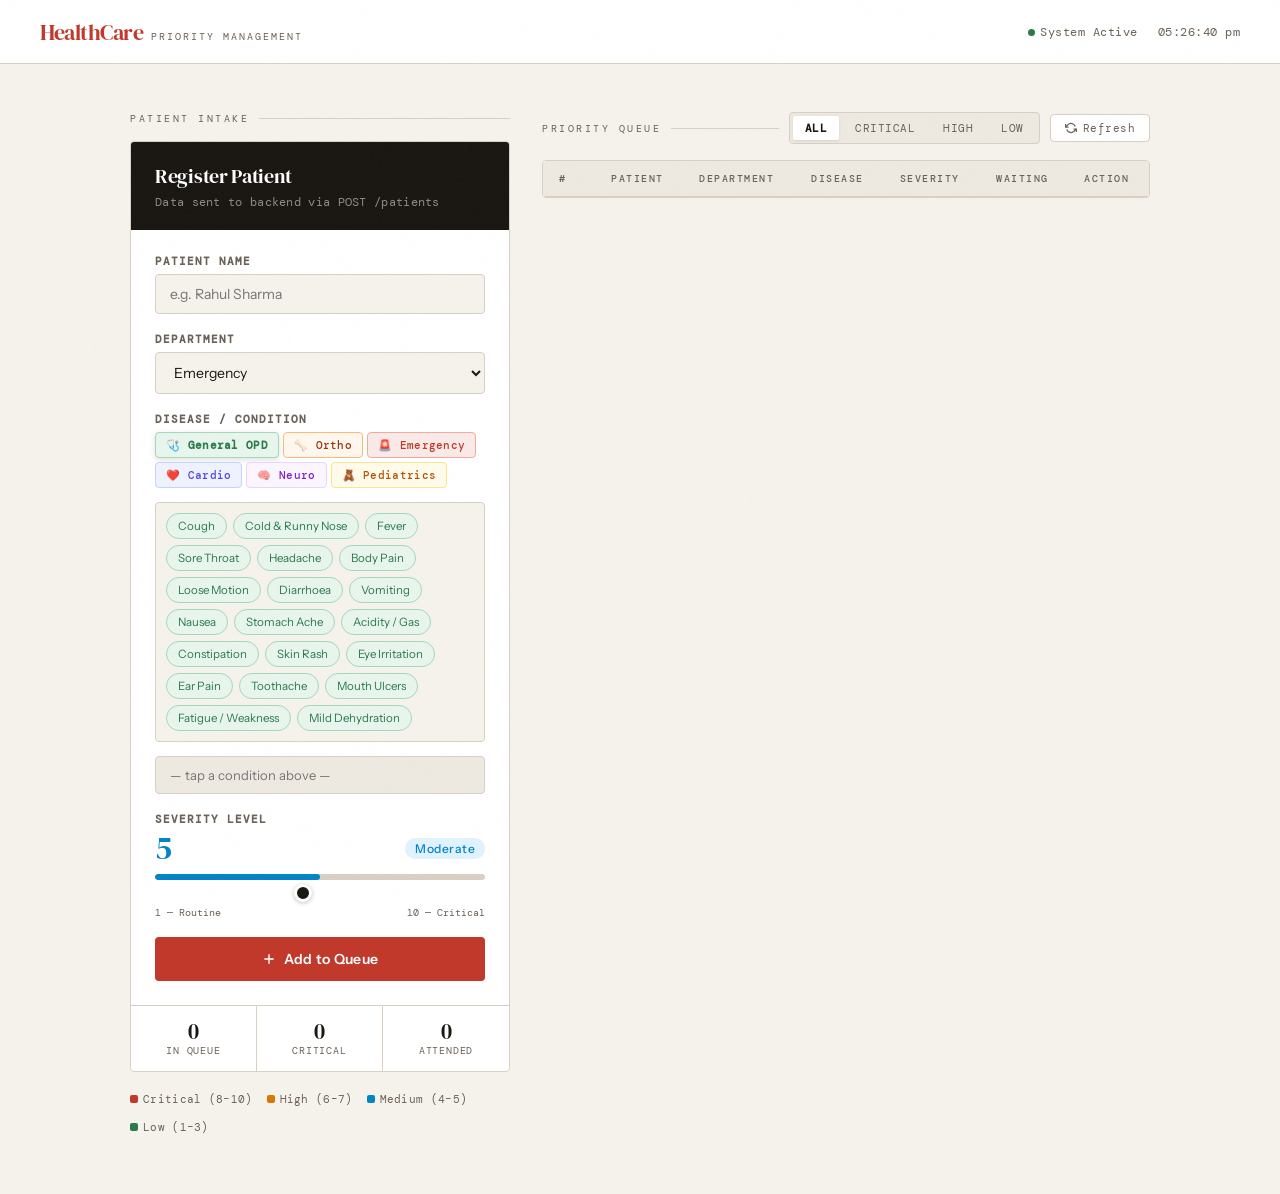
<file: hms frontend/Healthcare_Frontend/index.html>
<!DOCTYPE html>
<html lang="en">
<head>
<meta charset="UTF-8" />
<meta name="viewport" content="width=device-width, initial-scale=1.0"/>
<title>Healthcare Priority Queue</title>

<!-- Google Fonts -->
<link href="https://fonts.googleapis.com/css2?family=DM+Serif+Display:ital@0;1&family=DM+Mono:wght@400;500&family=Instrument+Sans:wght@400;500;600&display=swap" rel="stylesheet"/>

<!-- THIS IS WHERE THE CSS IS ATTACHED -->
<link rel="stylesheet" href="styles.css" />

</head>
<body>

<header>
  <div class="logo">
    <span class="logo-mark">HealthCare</span>
    <span class="logo-sub">Priority Management</span>
  </div>
  <div class="header-meta">
    <span><span class="status-dot"></span>System Active</span>
    <span id="clock">--:--:--</span>
  </div>
</header>

<main class="main">
  <!-- LEFT: Intake Form -->
  <aside class="panel-left">
    <div class="section-label">Patient Intake</div>

    <div class="form-card">
      <div class="form-header">
        <div class="form-title">Register Patient</div>
        <div class="form-subtitle">Data sent to backend via POST /patients</div>
      </div>
      <div class="form-body">

        <div class="field">
          <label>Patient Name</label>
          <input type="text" id="patientName" placeholder="e.g. Rahul Sharma" autocomplete="off"/>
        </div>

        <div class="field">
          <label>Department</label>
          <select id="department">
            <option value="Emergency">Emergency</option>
            <option value="Cardiology">Cardiology</option>
            <option value="Orthopedics">Orthopedics</option>
            <option value="Neurology">Neurology</option>
            <option value="General OPD">General OPD</option>
            <option value="Pediatrics">Pediatrics</option>
          </select>
        </div>

        <div class="field">
          <label>Disease / Condition</label>

          <!-- Category tabs -->
          <div style="display:flex;gap:4px;margin-bottom:8px;flex-wrap:wrap;">
            <button class="dis-cat-btn active" data-cat="General OPD" onclick="switchDiseaseCategory('General OPD',this)"
              style="background:#e8f5ed;color:#2c7a4b;border:1.5px solid #a3d9b9;">🩺 General OPD</button>
            <button class="dis-cat-btn" data-cat="Orthopedics" onclick="switchDiseaseCategory('Orthopedics',this)"
              style="background:#fff7ed;color:#9a3412;border:1.5px solid #fdba74;">🦴 Ortho</button>
            <button class="dis-cat-btn" data-cat="Emergency" onclick="switchDiseaseCategory('Emergency',this)"
              style="background:#f9eae8;color:#c0392b;border:1.5px solid #f5a99f;">🚨 Emergency</button>
            <button class="dis-cat-btn" data-cat="Cardiology" onclick="switchDiseaseCategory('Cardiology',this)"
              style="background:#eef2ff;color:#4f46e5;border:1.5px solid #c7d2fe;">❤️ Cardio</button>
            <button class="dis-cat-btn" data-cat="Neurology" onclick="switchDiseaseCategory('Neurology',this)"
              style="background:#faf5ff;color:#7e22ce;border:1.5px solid #e9d5ff;">🧠 Neuro</button>
            <button class="dis-cat-btn" data-cat="Pediatrics" onclick="switchDiseaseCategory('Pediatrics',this)"
              style="background:#fffbeb;color:#b45309;border:1.5px solid #fde68a;">🧸 Pediatrics</button>
          </div>

          <!-- Disease chip grid -->
          <div id="diseaseGrid" style="
            display:flex;flex-wrap:wrap;gap:6px;
            background:var(--bg);border:1.5px solid var(--border);
            border-radius:var(--radius);padding:10px;min-height:70px;
          "></div>

          <!-- Selected display -->
          <input type="text" id="diseaseInput" readonly placeholder="— tap a condition above —"
            style="margin-top:8px;cursor:default;background:var(--surface2);font-size:13px;"/>
        </div>

        <div class="field">
          <label>Severity Level</label>
          <div class="severity-wrapper">
            <div class="severity-display">
              <span class="severity-number" id="sevNum">5</span>
              <span class="severity-label-text" id="sevLabel">Moderate</span>
            </div>
            <div class="severity-bar-track">
              <div class="severity-bar-fill" id="sevBarFill" style="width:50%;"></div>
            </div>
            <input type="range" id="severitySlider" min="1" max="10" value="5"/>
            <div style="display:flex;justify-content:space-between;font-size:10px;color:var(--text-muted);font-family:'DM Mono',monospace;">
              <span>1 — Routine</span><span>10 — Critical</span>
            </div>
          </div>
        </div>

        <button class="btn-submit" onclick="addPatient()">
          <svg width="14" height="14" fill="none" viewBox="0 0 24 24" stroke="currentColor" stroke-width="2.5"><path d="M12 4v16m8-8H4"/></svg>
          Add to Queue
        </button>
      </div>

      <div class="stats-strip" id="statsStrip">
        <div class="stat-item">
          <div class="stat-num" id="statTotal">0</div>
          <div class="stat-lbl">In Queue</div>
        </div>
        <div class="stat-item">
          <div class="stat-num" id="statCritical">0</div>
          <div class="stat-lbl">Critical</div>
        </div>
        <div class="stat-item">
          <div class="stat-num" id="statAttended">0</div>
          <div class="stat-lbl">Attended</div>
        </div>
      </div>
    </div>

    <!-- Legend -->
    <div class="legend" style="margin-top:20px;">
      <div class="legend-item"><div class="legend-dot" style="background:var(--accent)"></div>Critical (8–10)</div>
      <div class="legend-item"><div class="legend-dot" style="background:var(--warn)"></div>High (6–7)</div>
      <div class="legend-item"><div class="legend-dot" style="background:#0284c7"></div>Medium (4–5)</div>
      <div class="legend-item"><div class="legend-dot" style="background:var(--accent2)"></div>Low (1–3)</div>
    </div>
  </aside>

  <!-- RIGHT: Queue -->
  <section class="panel-right">
    <div class="queue-controls">
      <div class="section-label" style="margin-bottom:0; flex:1; min-width:120px;">Priority Queue</div>
      <div style="display:flex;align-items:center;gap:10px;flex-wrap:wrap;">
        <div class="filter-tabs">
          <button class="filter-tab active" data-filter="all" onclick="setFilter('all',this)">All</button>
          <button class="filter-tab" data-filter="critical" onclick="setFilter('critical',this)">Critical</button>
          <button class="filter-tab" data-filter="high" onclick="setFilter('high',this)">High</button>
          <button class="filter-tab" data-filter="low" onclick="setFilter('low',this)">Low</button>
        </div>
        <button class="btn-refresh" onclick="renderQueue()">
          <svg width="12" height="12" viewBox="0 0 24 24" fill="none" stroke="currentColor" stroke-width="2.5"><path d="M1 4v6h6M23 20v-6h-6"/><path d="M20.49 9A9 9 0 0 0 5.64 5.64L1 10m22 4-4.64 4.36A9 9 0 0 1 3.51 15"/></svg>
          Refresh
        </button>
      </div>
    </div>

    <div class="queue-table-wrap">
      <table class="queue-table">
        <thead>
          <tr>
            <th style="width:52px;">#</th>
            <th>Patient</th>
            <th>Department</th>
            <th>Disease</th>
            <th>Severity</th>
            <th>Waiting</th>
            <th>Action</th>
          </tr>
        </thead>
        <tbody id="queueBody">
        </tbody>
      </table>
      <div id="emptyState" class="empty-state" style="display:none;">
        <div class="empty-icon">🏥</div>
        <div class="empty-title">Queue is clear</div>
        <div class="empty-sub">Register a patient using the intake form<br>to populate the priority queue.</div>
      </div>
    </div>
  </section>
</main>

<div class="toast" id="toast"></div>

<!-- THIS IS WHERE THE JS IS ATTACHED -->
<script src="app.js"></script>

</body>
</html>
</file>
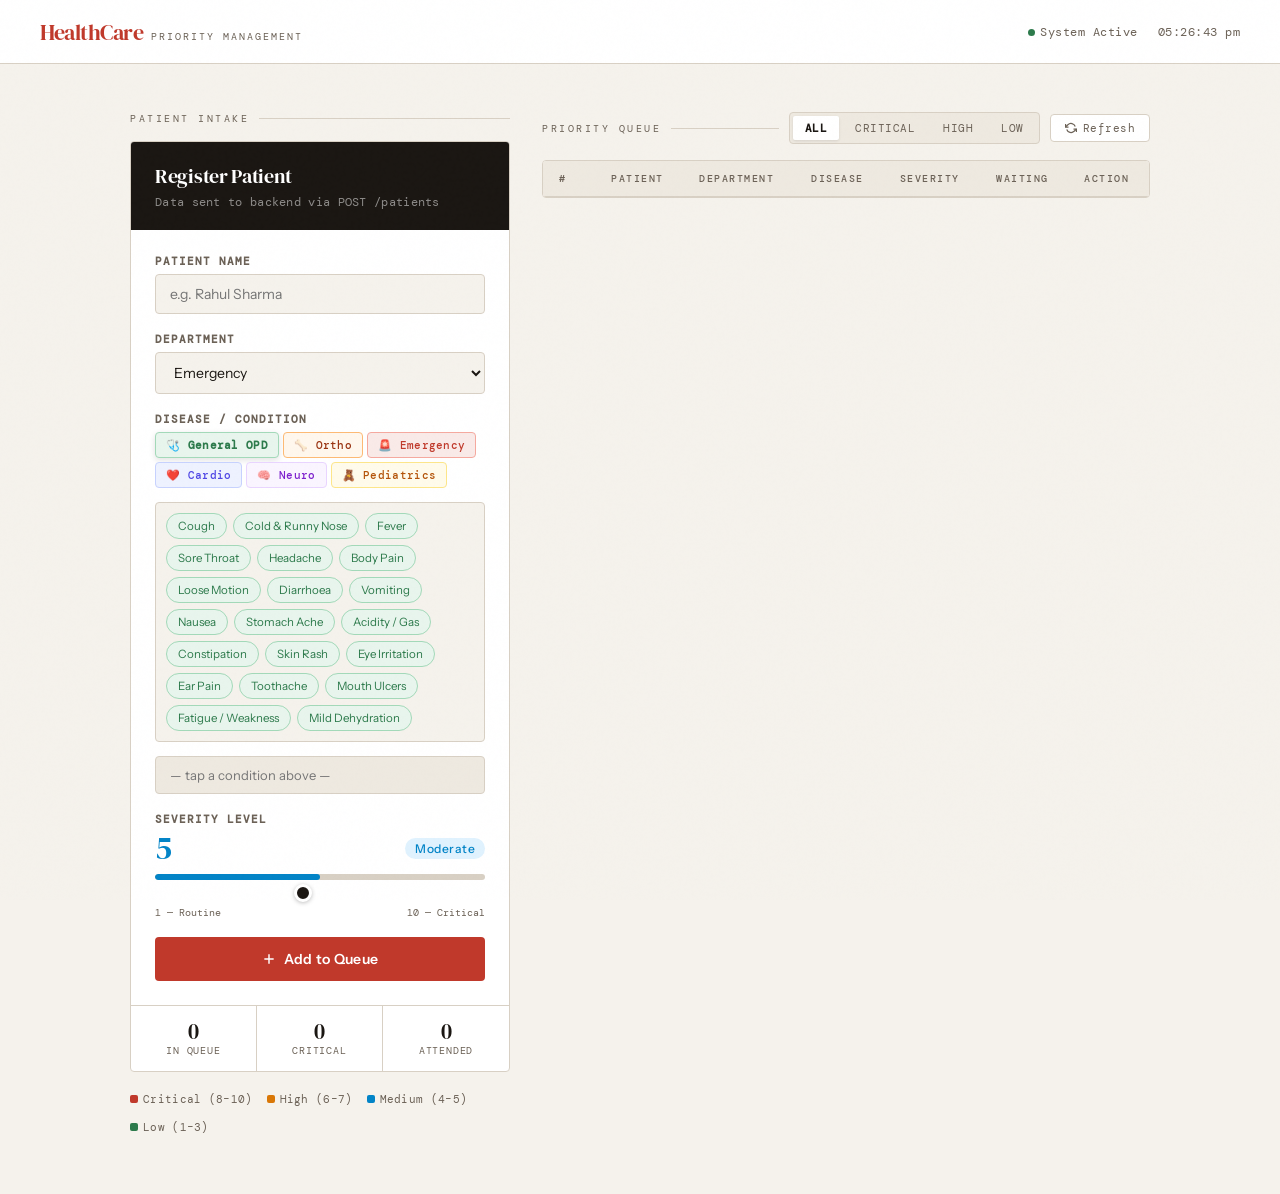
<file: hms frontend/Healthcare_Frontend/ai_studio_code.html>
<!DOCTYPE html>
<html lang="en">
<head>
<meta charset="UTF-8" />
<meta name="viewport" content="width=device-width, initial-scale=1.0"/>
<title>Healthcare Priority Queue</title>

<!-- Google Fonts -->
<link href="https://fonts.googleapis.com/css2?family=DM+Serif+Display:ital@0;1&family=DM+Mono:wght@400;500&family=Instrument+Sans:wght@400;500;600&display=swap" rel="stylesheet"/>

<!-- THIS IS WHERE THE CSS IS ATTACHED -->
<link rel="stylesheet" href="ai_studio_code.css" />

</head>
<body>

<header>
  <div class="logo">
    <span class="logo-mark">HealthCare</span>
    <span class="logo-sub">Priority Management</span>
  </div>
  <div class="header-meta">
    <span><span class="status-dot"></span>System Active</span>
    <span id="clock">--:--:--</span>
  </div>
</header>

<main class="main">
  <!-- LEFT: Intake Form -->
  <aside class="panel-left">
    <div class="section-label">Patient Intake</div>

    <div class="form-card">
      <div class="form-header">
        <div class="form-title">Register Patient</div>
        <div class="form-subtitle">Data sent to backend via POST /patients</div>
      </div>
      <div class="form-body">

        <div class="field">
          <label>Patient Name</label>
          <input type="text" id="patientName" placeholder="e.g. Rahul Sharma" autocomplete="off"/>
        </div>

        <div class="field">
          <label>Department</label>
          <select id="department">
            <option value="Emergency">Emergency</option>
            <option value="Cardiology">Cardiology</option>
            <option value="Orthopedics">Orthopedics</option>
            <option value="Neurology">Neurology</option>
            <option value="General OPD">General OPD</option>
            <option value="Pediatrics">Pediatrics</option>
          </select>
        </div>

        <div class="field">
          <label>Disease / Condition</label>

          <!-- Category tabs -->
          <div style="display:flex;gap:4px;margin-bottom:8px;flex-wrap:wrap;">
            <button class="dis-cat-btn active" data-cat="General OPD" onclick="switchDiseaseCategory('General OPD',this)"
              style="background:#e8f5ed;color:#2c7a4b;border:1.5px solid #a3d9b9;">🩺 General OPD</button>
            <button class="dis-cat-btn" data-cat="Orthopedics" onclick="switchDiseaseCategory('Orthopedics',this)"
              style="background:#fff7ed;color:#9a3412;border:1.5px solid #fdba74;">🦴 Ortho</button>
            <button class="dis-cat-btn" data-cat="Emergency" onclick="switchDiseaseCategory('Emergency',this)"
              style="background:#f9eae8;color:#c0392b;border:1.5px solid #f5a99f;">🚨 Emergency</button>
            <button class="dis-cat-btn" data-cat="Cardiology" onclick="switchDiseaseCategory('Cardiology',this)"
              style="background:#eef2ff;color:#4f46e5;border:1.5px solid #c7d2fe;">❤️ Cardio</button>
            <button class="dis-cat-btn" data-cat="Neurology" onclick="switchDiseaseCategory('Neurology',this)"
              style="background:#faf5ff;color:#7e22ce;border:1.5px solid #e9d5ff;">🧠 Neuro</button>
            <button class="dis-cat-btn" data-cat="Pediatrics" onclick="switchDiseaseCategory('Pediatrics',this)"
              style="background:#fffbeb;color:#b45309;border:1.5px solid #fde68a;">🧸 Pediatrics</button>
          </div>

          <!-- Disease chip grid -->
          <div id="diseaseGrid" style="
            display:flex;flex-wrap:wrap;gap:6px;
            background:var(--bg);border:1.5px solid var(--border);
            border-radius:var(--radius);padding:10px;min-height:70px;
          "></div>

          <!-- Selected display -->
          <input type="text" id="diseaseInput" readonly placeholder="— tap a condition above —"
            style="margin-top:8px;cursor:default;background:var(--surface2);font-size:13px;"/>
        </div>

        <div class="field">
          <label>Severity Level</label>
          <div class="severity-wrapper">
            <div class="severity-display">
              <span class="severity-number" id="sevNum">5</span>
              <span class="severity-label-text" id="sevLabel">Moderate</span>
            </div>
            <div class="severity-bar-track">
              <div class="severity-bar-fill" id="sevBarFill" style="width:50%;"></div>
            </div>
            <input type="range" id="severitySlider" min="1" max="10" value="5"/>
            <div style="display:flex;justify-content:space-between;font-size:10px;color:var(--text-muted);font-family:'DM Mono',monospace;">
              <span>1 — Routine</span><span>10 — Critical</span>
            </div>
          </div>
        </div>

        <button class="btn-submit" onclick="addPatient()">
          <svg width="14" height="14" fill="none" viewBox="0 0 24 24" stroke="currentColor" stroke-width="2.5"><path d="M12 4v16m8-8H4"/></svg>
          Add to Queue
        </button>
      </div>

      <div class="stats-strip" id="statsStrip">
        <div class="stat-item">
          <div class="stat-num" id="statTotal">0</div>
          <div class="stat-lbl">In Queue</div>
        </div>
        <div class="stat-item">
          <div class="stat-num" id="statCritical">0</div>
          <div class="stat-lbl">Critical</div>
        </div>
        <div class="stat-item">
          <div class="stat-num" id="statAttended">0</div>
          <div class="stat-lbl">Attended</div>
        </div>
      </div>
    </div>

    <!-- Legend -->
    <div class="legend" style="margin-top:20px;">
      <div class="legend-item"><div class="legend-dot" style="background:var(--accent)"></div>Critical (8–10)</div>
      <div class="legend-item"><div class="legend-dot" style="background:var(--warn)"></div>High (6–7)</div>
      <div class="legend-item"><div class="legend-dot" style="background:#0284c7"></div>Medium (4–5)</div>
      <div class="legend-item"><div class="legend-dot" style="background:var(--accent2)"></div>Low (1–3)</div>
    </div>
  </aside>

  <!-- RIGHT: Queue -->
  <section class="panel-right">
    <div class="queue-controls">
      <div class="section-label" style="margin-bottom:0; flex:1; min-width:120px;">Priority Queue</div>
      <div style="display:flex;align-items:center;gap:10px;flex-wrap:wrap;">
        <div class="filter-tabs">
          <button class="filter-tab active" data-filter="all" onclick="setFilter('all',this)">All</button>
          <button class="filter-tab" data-filter="critical" onclick="setFilter('critical',this)">Critical</button>
          <button class="filter-tab" data-filter="high" onclick="setFilter('high',this)">High</button>
          <button class="filter-tab" data-filter="low" onclick="setFilter('low',this)">Low</button>
        </div>
        <button class="btn-refresh" onclick="renderQueue()">
          <svg width="12" height="12" viewBox="0 0 24 24" fill="none" stroke="currentColor" stroke-width="2.5"><path d="M1 4v6h6M23 20v-6h-6"/><path d="M20.49 9A9 9 0 0 0 5.64 5.64L1 10m22 4-4.64 4.36A9 9 0 0 1 3.51 15"/></svg>
          Refresh
        </button>
      </div>
    </div>

    <div class="queue-table-wrap">
      <table class="queue-table">
        <thead>
          <tr>
            <th style="width:52px;">#</th>
            <th>Patient</th>
            <th>Department</th>
            <th>Disease</th>
            <th>Severity</th>
            <th>Waiting</th>
            <th>Action</th>
          </tr>
        </thead>
        <tbody id="queueBody">
        </tbody>
      </table>
      <div id="emptyState" class="empty-state" style="display:none;">
        <div class="empty-icon">🏥</div>
        <div class="empty-title">Queue is clear</div>
        <div class="empty-sub">Register a patient using the intake form<br>to populate the priority queue.</div>
      </div>
    </div>
  </section>
</main>

<div class="toast" id="toast"></div>

<!-- THIS IS WHERE THE JS IS ATTACHED -->
<script src="ai_studio_code.js"></script>

</body>
</html>
</file>
<file: hms frontend/Healthcare_Frontend/styles.css>
:root {
  --bg: #f5f2ec;
  --surface: #ffffff;
  --surface2: #eee9e0;
  --border: #d8d0c4;
  --text: #1a1612;
  --text-muted: #6b6156;
  --accent: #c0392b;
  --accent-light: #f9eae8;
  --accent2: #2c7a4b;
  --accent2-light: #e8f5ed;
  --warn: #d97706;
  --warn-light: #fef3cd;
  --ink: #1a1612;
  --radius: 4px;
}

*, *::before, *::after { box-sizing: border-box; margin: 0; padding: 0; }

body {
  background: var(--bg);
  color: var(--text);
  font-family: 'Instrument Sans', sans-serif;
  min-height: 100vh;
  overflow-x: hidden;
}

body::before {
  content: '';
  position: fixed;
  inset: 0;
  background-image: url("data:image/svg+xml,%3Csvg viewBox='0 0 256 256' xmlns='http://www.w3.org/2000/svg'%3E%3Cfilter id='noise'%3E%3CfeTurbulence type='fractalNoise' baseFrequency='0.9' numOctaves='4' stitchTiles='stitch'/%3E%3C/filter%3E%3Crect width='100%25' height='100%25' filter='url(%23noise)' opacity='0.04'/%3E%3C/svg%3E");
  pointer-events: none;
  z-index: 9999;
  opacity: 0.4;
}

header {
  border-bottom: 1.5px solid var(--border);
  padding: 0 40px;
  display: flex;
  align-items: center;
  justify-content: space-between;
  height: 64px;
  background: var(--surface);
  position: sticky;
  top: 0;
  z-index: 100;
}

.logo {
  display: flex;
  align-items: baseline;
  gap: 8px;
}

.logo-mark {
  font-family: 'DM Serif Display', serif;
  font-size: 22px;
  color: var(--accent);
  letter-spacing: -0.5px;
}

.logo-sub {
  font-family: 'DM Mono', monospace;
  font-size: 10px;
  color: var(--text-muted);
  letter-spacing: 2px;
  text-transform: uppercase;
}

.header-meta {
  display: flex;
  align-items: center;
  gap: 20px;
  font-size: 12px;
  color: var(--text-muted);
  font-family: 'DM Mono', monospace;
  letter-spacing: 0.5px;
}

.status-dot {
  width: 7px;
  height: 7px;
  border-radius: 50%;
  background: var(--accent2);
  display: inline-block;
  margin-right: 5px;
  animation: pulse-dot 2s ease-in-out infinite;
}

@keyframes pulse-dot {
  0%, 100% { opacity: 1; }
  50% { opacity: 0.3; }
}

.main {
  max-width: 1100px;
  margin: 0 auto;
  padding: 48px 40px;
  display: grid;
  grid-template-columns: 380px 1fr;
  gap: 32px;
  align-items: start;
}

.panel-left {
  position: sticky;
  top: 88px;
}

.section-label {
  font-family: 'DM Mono', monospace;
  font-size: 10px;
  letter-spacing: 2.5px;
  text-transform: uppercase;
  color: var(--text-muted);
  margin-bottom: 16px;
  display: flex;
  align-items: center;
  gap: 10px;
}

.section-label::after {
  content: '';
  flex: 1;
  height: 1px;
  background: var(--border);
}

.form-card {
  background: var(--surface);
  border: 1.5px solid var(--border);
  border-radius: var(--radius);
  overflow: hidden;
  animation: slide-up 0.5s ease forwards;
}

@keyframes slide-up {
  from { opacity: 0; transform: translateY(16px); }
  to { opacity: 1; transform: translateY(0); }
}

.form-header {
  background: var(--ink);
  color: #fff;
  padding: 20px 24px;
}

.form-title {
  font-family: 'DM Serif Display', serif;
  font-size: 20px;
  letter-spacing: -0.3px;
  margin-bottom: 4px;
}

.form-subtitle {
  font-size: 12px;
  color: rgba(255,255,255,0.5);
  font-family: 'DM Mono', monospace;
  letter-spacing: 0.3px;
}

.form-body {
  padding: 24px;
  display: flex;
  flex-direction: column;
  gap: 18px;
}

.field {
  display: flex;
  flex-direction: column;
  gap: 6px;
}

label {
  font-size: 11px;
  font-weight: 600;
  letter-spacing: 1px;
  text-transform: uppercase;
  color: var(--text-muted);
  font-family: 'DM Mono', monospace;
}

input[type="text"], input[type="number"], select {
  background: var(--bg);
  border: 1.5px solid var(--border);
  border-radius: var(--radius);
  padding: 10px 14px;
  font-size: 14px;
  font-family: 'Instrument Sans', sans-serif;
  color: var(--text);
  outline: none;
  transition: border-color 0.2s, background 0.2s;
  width: 100%;
}

input:focus, select:focus {
  border-color: var(--accent);
  background: #fff;
}

.severity-wrapper {
  display: flex;
  flex-direction: column;
  gap: 10px;
}

.severity-display {
  display: flex;
  align-items: center;
  justify-content: space-between;
}

.severity-number {
  font-family: 'DM Serif Display', serif;
  font-size: 32px;
  line-height: 1;
  color: var(--text);
  transition: color 0.3s;
}

.severity-label-text {
  font-size: 12px;
  font-weight: 500;
  padding: 3px 10px;
  border-radius: 999px;
  letter-spacing: 0.5px;
  transition: all 0.3s;
}

.severity-bar-track {
  height: 6px;
  background: var(--border);
  border-radius: 999px;
  position: relative;
  overflow: hidden;
}

.severity-bar-fill {
  height: 100%;
  border-radius: 999px;
  transition: width 0.3s ease, background 0.3s;
}

input[type="range"] {
  -webkit-appearance: none;
  appearance: none; /* <-- This fixes your warning */
  width: 100%;
  height: 6px;
  border-radius: 999px;
  background: transparent;
  outline: none;
  cursor: pointer;
  padding: 0;
  border: none;
}

input[type="range"]::-webkit-slider-thumb {
  -webkit-appearance: none;
  appearance: none; /* <-- This fixes your warning */
  width: 18px;
  height: 18px;
  border-radius: 50%;
  background: var(--text);
  border: 3px solid white;
  box-shadow: 0 1px 4px rgba(0,0,0,0.25);
  transition: transform 0.15s;
  cursor: grab;
}

input[type="range"]::-webkit-slider-thumb:active {
  transform: scale(1.2);
  cursor: grabbing;
}

.btn-submit {
  background: var(--accent);
  color: white;
  border: none;
  border-radius: var(--radius);
  padding: 13px 20px;
  font-family: 'Instrument Sans', sans-serif;
  font-size: 14px;
  font-weight: 600;
  letter-spacing: 0.3px;
  cursor: pointer;
  transition: background 0.2s, transform 0.15s;
  width: 100%;
  display: flex;
  align-items: center;
  justify-content: center;
  gap: 8px;
}

.btn-submit:hover { background: #a93226; }
.btn-submit:active { transform: scale(0.98); }

.stats-strip {
  display: grid;
  grid-template-columns: 1fr 1fr 1fr;
  border-top: 1.5px solid var(--border);
}

.stat-item {
  padding: 14px 16px;
  border-right: 1.5px solid var(--border);
  text-align: center;
}

.stat-item:last-child { border-right: none; }

.stat-num {
  font-family: 'DM Serif Display', serif;
  font-size: 22px;
  color: var(--text);
  line-height: 1;
  margin-bottom: 2px;
}

.stat-lbl {
  font-size: 10px;
  color: var(--text-muted);
  letter-spacing: 0.8px;
  font-family: 'DM Mono', monospace;
  text-transform: uppercase;
}

.panel-right { min-height: 400px; }

.queue-controls {
  display: flex;
  align-items: center;
  justify-content: space-between;
  margin-bottom: 16px;
  flex-wrap: wrap;
  gap: 10px;
}

.filter-tabs {
  display: flex;
  gap: 4px;
  background: var(--surface2);
  padding: 3px;
  border-radius: var(--radius);
  border: 1.5px solid var(--border);
}

.filter-tab {
  font-size: 11px;
  font-family: 'DM Mono', monospace;
  letter-spacing: 0.5px;
  padding: 5px 12px;
  border-radius: 2px;
  border: none;
  background: transparent;
  color: var(--text-muted);
  cursor: pointer;
  transition: all 0.15s;
  text-transform: uppercase;
}

.filter-tab.active {
  background: var(--surface);
  color: var(--text);
  box-shadow: 0 1px 3px rgba(0,0,0,0.1);
  font-weight: 600;
}

.btn-refresh {
  background: var(--surface);
  border: 1.5px solid var(--border);
  border-radius: var(--radius);
  padding: 6px 14px;
  font-size: 11px;
  font-family: 'DM Mono', monospace;
  letter-spacing: 0.5px;
  cursor: pointer;
  display: flex;
  align-items: center;
  gap: 6px;
  color: var(--text-muted);
  transition: all 0.2s;
}

.btn-refresh:hover { border-color: var(--accent); color: var(--accent); }

.queue-table-wrap {
  background: var(--surface);
  border: 1.5px solid var(--border);
  border-radius: var(--radius);
  overflow: hidden;
}

.queue-table {
  width: 100%;
  border-collapse: collapse;
}

.queue-table thead {
  background: var(--surface2);
  border-bottom: 1.5px solid var(--border);
}

.queue-table th {
  text-align: left;
  padding: 11px 16px;
  font-size: 10px;
  font-family: 'DM Mono', monospace;
  letter-spacing: 1.5px;
  text-transform: uppercase;
  color: var(--text-muted);
  font-weight: 500;
}

.queue-table td {
  padding: 14px 16px;
  border-bottom: 1px solid var(--surface2);
  font-size: 13.5px;
  vertical-align: middle;
}

.queue-table tbody tr:last-child td { border-bottom: none; }

.queue-table tbody tr {
  transition: background 0.15s;
  animation: row-in 0.3s ease forwards;
  opacity: 0;
}

@keyframes row-in {
  from { opacity: 0; transform: translateX(-8px); }
  to { opacity: 1; transform: translateX(0); }
}

.queue-table tbody tr:hover { background: var(--surface2); }

.pos-badge {
  width: 30px;
  height: 30px;
  border-radius: 50%;
  display: flex;
  align-items: center;
  justify-content: center;
  font-family: 'DM Mono', monospace;
  font-size: 12px;
  font-weight: 500;
}

.pos-1 { background: #fef3cd; color: #92400e; border: 1.5px solid #d97706; }
.pos-2 { background: #f1f5f9; color: #475569; border: 1.5px solid #94a3b8; }
.pos-3 { background: #fff7ed; color: #9a3412; border: 1.5px solid #ea580c; }
.pos-other { background: var(--surface2); color: var(--text-muted); border: 1.5px solid var(--border); }

.patient-name {
  font-weight: 600;
  font-size: 14px;
  color: var(--text);
  margin-bottom: 1px;
}

.patient-id {
  font-family: 'DM Mono', monospace;
  font-size: 10px;
  color: var(--text-muted);
  letter-spacing: 0.5px;
}

.severity-cell {
  display: flex;
  align-items: center;
  gap: 10px;
}

.sev-dots {
  display: flex;
  gap: 3px;
}

.sev-dot {
  width: 7px;
  height: 7px;
  border-radius: 1px;
}

.sev-val {
  font-family: 'DM Mono', monospace;
  font-size: 13px;
  font-weight: 500;
}

.sev-critical .sev-dot.filled { background: var(--accent); }
.sev-critical .sev-val { color: var(--accent); }
.sev-high .sev-dot.filled { background: var(--warn); }
.sev-high .sev-val { color: var(--warn); }
.sev-medium .sev-dot.filled { background: #0284c7; }
.sev-medium .sev-val { color: #0284c7; }
.sev-low .sev-dot.filled { background: var(--accent2); }
.sev-low .sev-val { color: var(--accent2); }
.sev-dot.empty { background: var(--border); }

.wait-chip {
  font-family: 'DM Mono', monospace;
  font-size: 11px;
  padding: 3px 8px;
  border-radius: 3px;
  letter-spacing: 0.3px;
}

.btn-attend {
  background: var(--accent2-light);
  color: var(--accent2);
  border: 1px solid #a3d9b9;
  border-radius: var(--radius);
  padding: 5px 12px;
  font-size: 11px;
  font-family: 'DM Mono', monospace;
  cursor: pointer;
  letter-spacing: 0.5px;
  transition: all 0.15s;
  text-transform: uppercase;
}

.btn-attend:hover { background: var(--accent2); color: white; border-color: var(--accent2); }

.btn-remove {
  background: transparent;
  color: var(--text-muted);
  border: 1px solid var(--border);
  border-radius: var(--radius);
  padding: 5px 10px;
  font-size: 11px;
  cursor: pointer;
  transition: all 0.15s;
  margin-left: 4px;
}

.btn-remove:hover { background: var(--accent-light); color: var(--accent); border-color: var(--accent); }

.empty-state {
  padding: 60px 20px;
  text-align: center;
  color: var(--text-muted);
}

.empty-icon {
  font-size: 40px;
  margin-bottom: 14px;
  opacity: 0.5;
}

.empty-title {
  font-family: 'DM Serif Display', serif;
  font-size: 18px;
  color: var(--text);
  margin-bottom: 6px;
}

.empty-sub {
  font-size: 13px;
  line-height: 1.6;
}

.toast {
  position: fixed;
  bottom: 28px;
  right: 28px;
  background: var(--ink);
  color: white;
  padding: 13px 20px;
  border-radius: var(--radius);
  font-size: 13px;
  font-family: 'Instrument Sans', sans-serif;
  display: flex;
  align-items: center;
  gap: 10px;
  transform: translateY(80px);
  opacity: 0;
  transition: all 0.3s cubic-bezier(0.34,1.56,0.64,1);
  z-index: 1000;
  border-left: 4px solid var(--accent2);
  min-width: 240px;
  max-width: 340px;
  box-shadow: 0 8px 24px rgba(0,0,0,0.2);
}

.toast.show { transform: translateY(0); opacity: 1; }
.toast.error { border-left-color: var(--accent); }

.legend {
  display: flex;
  gap: 14px;
  flex-wrap: wrap;
  margin-bottom: 12px;
}

.legend-item {
  display: flex;
  align-items: center;
  gap: 5px;
  font-size: 11px;
  color: var(--text-muted);
  font-family: 'DM Mono', monospace;
  letter-spacing: 0.3px;
}

.legend-dot {
  width: 8px;
  height: 8px;
  border-radius: 2px;
}

.dis-cat-btn {
  font-size: 11px;
  font-family: 'DM Mono', monospace;
  letter-spacing: 0.3px;
  padding: 5px 10px;
  border-radius: var(--radius);
  cursor: pointer;
  transition: all 0.15s;
  font-weight: 500;
}
.dis-cat-btn.active { box-shadow: 0 2px 6px rgba(0,0,0,0.12); font-weight: 700; }

.dis-chip {
  font-size: 11.5px;
  font-family: 'Instrument Sans', sans-serif;
  padding: 5px 11px;
  border-radius: 999px;
  cursor: pointer;
  border: 1.5px solid transparent;
  transition: all 0.15s;
  white-space: nowrap;
  user-select: none;
}
.dis-chip:hover { transform: scale(1.04); }
.dis-chip.selected { font-weight: 700; box-shadow: 0 2px 6px rgba(0,0,0,0.15); }

::-webkit-scrollbar { width: 6px; }
::-webkit-scrollbar-track { background: var(--bg); }
::-webkit-scrollbar-thumb { background: var(--border); border-radius: 999px; }

@media (max-width: 780px) {
  .main { grid-template-columns: 1fr; }
  .panel-left { position: static; }
  header { padding: 0 20px; }
  .main { padding: 28px 20px; }
}
</file>
<file: hms frontend/Healthcare_Frontend/ai_studio_code.css>
:root {
  --bg: #f5f2ec;
  --surface: #ffffff;
  --surface2: #eee9e0;
  --border: #d8d0c4;
  --text: #1a1612;
  --text-muted: #6b6156;
  --accent: #c0392b;
  --accent-light: #f9eae8;
  --accent2: #2c7a4b;
  --accent2-light: #e8f5ed;
  --warn: #d97706;
  --warn-light: #fef3cd;
  --ink: #1a1612;
  --radius: 4px;
}

*, *::before, *::after { box-sizing: border-box; margin: 0; padding: 0; }

body {
  background: var(--bg);
  color: var(--text);
  font-family: 'Instrument Sans', sans-serif;
  min-height: 100vh;
  overflow-x: hidden;
}

body::before {
  content: '';
  position: fixed;
  inset: 0;
  background-image: url("data:image/svg+xml,%3Csvg viewBox='0 0 256 256' xmlns='http://www.w3.org/2000/svg'%3E%3Cfilter id='noise'%3E%3CfeTurbulence type='fractalNoise' baseFrequency='0.9' numOctaves='4' stitchTiles='stitch'/%3E%3C/filter%3E%3Crect width='100%25' height='100%25' filter='url(%23noise)' opacity='0.04'/%3E%3C/svg%3E");
  pointer-events: none;
  z-index: 9999;
  opacity: 0.4;
}

header {
  border-bottom: 1.5px solid var(--border);
  padding: 0 40px;
  display: flex;
  align-items: center;
  justify-content: space-between;
  height: 64px;
  background: var(--surface);
  position: sticky;
  top: 0;
  z-index: 100;
}

.logo {
  display: flex;
  align-items: baseline;
  gap: 8px;
}

.logo-mark {
  font-family: 'DM Serif Display', serif;
  font-size: 22px;
  color: var(--accent);
  letter-spacing: -0.5px;
}

.logo-sub {
  font-family: 'DM Mono', monospace;
  font-size: 10px;
  color: var(--text-muted);
  letter-spacing: 2px;
  text-transform: uppercase;
}

.header-meta {
  display: flex;
  align-items: center;
  gap: 20px;
  font-size: 12px;
  color: var(--text-muted);
  font-family: 'DM Mono', monospace;
  letter-spacing: 0.5px;
}

.status-dot {
  width: 7px;
  height: 7px;
  border-radius: 50%;
  background: var(--accent2);
  display: inline-block;
  margin-right: 5px;
  animation: pulse-dot 2s ease-in-out infinite;
}

@keyframes pulse-dot {
  0%, 100% { opacity: 1; }
  50% { opacity: 0.3; }
}

.main {
  max-width: 1100px;
  margin: 0 auto;
  padding: 48px 40px;
  display: grid;
  grid-template-columns: 380px 1fr;
  gap: 32px;
  align-items: start;
}

.panel-left {
  position: sticky;
  top: 88px;
}

.section-label {
  font-family: 'DM Mono', monospace;
  font-size: 10px;
  letter-spacing: 2.5px;
  text-transform: uppercase;
  color: var(--text-muted);
  margin-bottom: 16px;
  display: flex;
  align-items: center;
  gap: 10px;
}

.section-label::after {
  content: '';
  flex: 1;
  height: 1px;
  background: var(--border);
}

.form-card {
  background: var(--surface);
  border: 1.5px solid var(--border);
  border-radius: var(--radius);
  overflow: hidden;
  animation: slide-up 0.5s ease forwards;
}

@keyframes slide-up {
  from { opacity: 0; transform: translateY(16px); }
  to { opacity: 1; transform: translateY(0); }
}

.form-header {
  background: var(--ink);
  color: #fff;
  padding: 20px 24px;
}

.form-title {
  font-family: 'DM Serif Display', serif;
  font-size: 20px;
  letter-spacing: -0.3px;
  margin-bottom: 4px;
}

.form-subtitle {
  font-size: 12px;
  color: rgba(255,255,255,0.5);
  font-family: 'DM Mono', monospace;
  letter-spacing: 0.3px;
}

.form-body {
  padding: 24px;
  display: flex;
  flex-direction: column;
  gap: 18px;
}

.field {
  display: flex;
  flex-direction: column;
  gap: 6px;
}

label {
  font-size: 11px;
  font-weight: 600;
  letter-spacing: 1px;
  text-transform: uppercase;
  color: var(--text-muted);
  font-family: 'DM Mono', monospace;
}

input[type="text"], input[type="number"], select {
  background: var(--bg);
  border: 1.5px solid var(--border);
  border-radius: var(--radius);
  padding: 10px 14px;
  font-size: 14px;
  font-family: 'Instrument Sans', sans-serif;
  color: var(--text);
  outline: none;
  transition: border-color 0.2s, background 0.2s;
  width: 100%;
}

input:focus, select:focus {
  border-color: var(--accent);
  background: #fff;
}

.severity-wrapper {
  display: flex;
  flex-direction: column;
  gap: 10px;
}

.severity-display {
  display: flex;
  align-items: center;
  justify-content: space-between;
}

.severity-number {
  font-family: 'DM Serif Display', serif;
  font-size: 32px;
  line-height: 1;
  color: var(--text);
  transition: color 0.3s;
}

.severity-label-text {
  font-size: 12px;
  font-weight: 500;
  padding: 3px 10px;
  border-radius: 999px;
  letter-spacing: 0.5px;
  transition: all 0.3s;
}

.severity-bar-track {
  height: 6px;
  background: var(--border);
  border-radius: 999px;
  position: relative;
  overflow: hidden;
}

.severity-bar-fill {
  height: 100%;
  border-radius: 999px;
  transition: width 0.3s ease, background 0.3s;
}

input[type="range"] {
  -webkit-appearance: none;
  appearance: none; /* <-- This fixes your warning */
  width: 100%;
  height: 6px;
  border-radius: 999px;
  background: transparent;
  outline: none;
  cursor: pointer;
  padding: 0;
  border: none;
}

input[type="range"]::-webkit-slider-thumb {
  -webkit-appearance: none;
  appearance: none; /* <-- This fixes your warning */
  width: 18px;
  height: 18px;
  border-radius: 50%;
  background: var(--text);
  border: 3px solid white;
  box-shadow: 0 1px 4px rgba(0,0,0,0.25);
  transition: transform 0.15s;
  cursor: grab;
}

input[type="range"]::-webkit-slider-thumb:active {
  transform: scale(1.2);
  cursor: grabbing;
}

.btn-submit {
  background: var(--accent);
  color: white;
  border: none;
  border-radius: var(--radius);
  padding: 13px 20px;
  font-family: 'Instrument Sans', sans-serif;
  font-size: 14px;
  font-weight: 600;
  letter-spacing: 0.3px;
  cursor: pointer;
  transition: background 0.2s, transform 0.15s;
  width: 100%;
  display: flex;
  align-items: center;
  justify-content: center;
  gap: 8px;
}

.btn-submit:hover { background: #a93226; }
.btn-submit:active { transform: scale(0.98); }

.stats-strip {
  display: grid;
  grid-template-columns: 1fr 1fr 1fr;
  border-top: 1.5px solid var(--border);
}

.stat-item {
  padding: 14px 16px;
  border-right: 1.5px solid var(--border);
  text-align: center;
}

.stat-item:last-child { border-right: none; }

.stat-num {
  font-family: 'DM Serif Display', serif;
  font-size: 22px;
  color: var(--text);
  line-height: 1;
  margin-bottom: 2px;
}

.stat-lbl {
  font-size: 10px;
  color: var(--text-muted);
  letter-spacing: 0.8px;
  font-family: 'DM Mono', monospace;
  text-transform: uppercase;
}

.panel-right { min-height: 400px; }

.queue-controls {
  display: flex;
  align-items: center;
  justify-content: space-between;
  margin-bottom: 16px;
  flex-wrap: wrap;
  gap: 10px;
}

.filter-tabs {
  display: flex;
  gap: 4px;
  background: var(--surface2);
  padding: 3px;
  border-radius: var(--radius);
  border: 1.5px solid var(--border);
}

.filter-tab {
  font-size: 11px;
  font-family: 'DM Mono', monospace;
  letter-spacing: 0.5px;
  padding: 5px 12px;
  border-radius: 2px;
  border: none;
  background: transparent;
  color: var(--text-muted);
  cursor: pointer;
  transition: all 0.15s;
  text-transform: uppercase;
}

.filter-tab.active {
  background: var(--surface);
  color: var(--text);
  box-shadow: 0 1px 3px rgba(0,0,0,0.1);
  font-weight: 600;
}

.btn-refresh {
  background: var(--surface);
  border: 1.5px solid var(--border);
  border-radius: var(--radius);
  padding: 6px 14px;
  font-size: 11px;
  font-family: 'DM Mono', monospace;
  letter-spacing: 0.5px;
  cursor: pointer;
  display: flex;
  align-items: center;
  gap: 6px;
  color: var(--text-muted);
  transition: all 0.2s;
}

.btn-refresh:hover { border-color: var(--accent); color: var(--accent); }

.queue-table-wrap {
  background: var(--surface);
  border: 1.5px solid var(--border);
  border-radius: var(--radius);
  overflow: hidden;
}

.queue-table {
  width: 100%;
  border-collapse: collapse;
}

.queue-table thead {
  background: var(--surface2);
  border-bottom: 1.5px solid var(--border);
}

.queue-table th {
  text-align: left;
  padding: 11px 16px;
  font-size: 10px;
  font-family: 'DM Mono', monospace;
  letter-spacing: 1.5px;
  text-transform: uppercase;
  color: var(--text-muted);
  font-weight: 500;
}

.queue-table td {
  padding: 14px 16px;
  border-bottom: 1px solid var(--surface2);
  font-size: 13.5px;
  vertical-align: middle;
}

.queue-table tbody tr:last-child td { border-bottom: none; }

.queue-table tbody tr {
  transition: background 0.15s;
  animation: row-in 0.3s ease forwards;
  opacity: 0;
}

@keyframes row-in {
  from { opacity: 0; transform: translateX(-8px); }
  to { opacity: 1; transform: translateX(0); }
}

.queue-table tbody tr:hover { background: var(--surface2); }

.pos-badge {
  width: 30px;
  height: 30px;
  border-radius: 50%;
  display: flex;
  align-items: center;
  justify-content: center;
  font-family: 'DM Mono', monospace;
  font-size: 12px;
  font-weight: 500;
}

.pos-1 { background: #fef3cd; color: #92400e; border: 1.5px solid #d97706; }
.pos-2 { background: #f1f5f9; color: #475569; border: 1.5px solid #94a3b8; }
.pos-3 { background: #fff7ed; color: #9a3412; border: 1.5px solid #ea580c; }
.pos-other { background: var(--surface2); color: var(--text-muted); border: 1.5px solid var(--border); }

.patient-name {
  font-weight: 600;
  font-size: 14px;
  color: var(--text);
  margin-bottom: 1px;
}

.patient-id {
  font-family: 'DM Mono', monospace;
  font-size: 10px;
  color: var(--text-muted);
  letter-spacing: 0.5px;
}

.severity-cell {
  display: flex;
  align-items: center;
  gap: 10px;
}

.sev-dots {
  display: flex;
  gap: 3px;
}

.sev-dot {
  width: 7px;
  height: 7px;
  border-radius: 1px;
}

.sev-val {
  font-family: 'DM Mono', monospace;
  font-size: 13px;
  font-weight: 500;
}

.sev-critical .sev-dot.filled { background: var(--accent); }
.sev-critical .sev-val { color: var(--accent); }
.sev-high .sev-dot.filled { background: var(--warn); }
.sev-high .sev-val { color: var(--warn); }
.sev-medium .sev-dot.filled { background: #0284c7; }
.sev-medium .sev-val { color: #0284c7; }
.sev-low .sev-dot.filled { background: var(--accent2); }
.sev-low .sev-val { color: var(--accent2); }
.sev-dot.empty { background: var(--border); }

.wait-chip {
  font-family: 'DM Mono', monospace;
  font-size: 11px;
  padding: 3px 8px;
  border-radius: 3px;
  letter-spacing: 0.3px;
}

.btn-attend {
  background: var(--accent2-light);
  color: var(--accent2);
  border: 1px solid #a3d9b9;
  border-radius: var(--radius);
  padding: 5px 12px;
  font-size: 11px;
  font-family: 'DM Mono', monospace;
  cursor: pointer;
  letter-spacing: 0.5px;
  transition: all 0.15s;
  text-transform: uppercase;
}

.btn-attend:hover { background: var(--accent2); color: white; border-color: var(--accent2); }

.btn-remove {
  background: transparent;
  color: var(--text-muted);
  border: 1px solid var(--border);
  border-radius: var(--radius);
  padding: 5px 10px;
  font-size: 11px;
  cursor: pointer;
  transition: all 0.15s;
  margin-left: 4px;
}

.btn-remove:hover { background: var(--accent-light); color: var(--accent); border-color: var(--accent); }

.empty-state {
  padding: 60px 20px;
  text-align: center;
  color: var(--text-muted);
}

.empty-icon {
  font-size: 40px;
  margin-bottom: 14px;
  opacity: 0.5;
}

.empty-title {
  font-family: 'DM Serif Display', serif;
  font-size: 18px;
  color: var(--text);
  margin-bottom: 6px;
}

.empty-sub {
  font-size: 13px;
  line-height: 1.6;
}

.toast {
  position: fixed;
  bottom: 28px;
  right: 28px;
  background: var(--ink);
  color: white;
  padding: 13px 20px;
  border-radius: var(--radius);
  font-size: 13px;
  font-family: 'Instrument Sans', sans-serif;
  display: flex;
  align-items: center;
  gap: 10px;
  transform: translateY(80px);
  opacity: 0;
  transition: all 0.3s cubic-bezier(0.34,1.56,0.64,1);
  z-index: 1000;
  border-left: 4px solid var(--accent2);
  min-width: 240px;
  max-width: 340px;
  box-shadow: 0 8px 24px rgba(0,0,0,0.2);
}

.toast.show { transform: translateY(0); opacity: 1; }
.toast.error { border-left-color: var(--accent); }

.legend {
  display: flex;
  gap: 14px;
  flex-wrap: wrap;
  margin-bottom: 12px;
}

.legend-item {
  display: flex;
  align-items: center;
  gap: 5px;
  font-size: 11px;
  color: var(--text-muted);
  font-family: 'DM Mono', monospace;
  letter-spacing: 0.3px;
}

.legend-dot {
  width: 8px;
  height: 8px;
  border-radius: 2px;
}

.dis-cat-btn {
  font-size: 11px;
  font-family: 'DM Mono', monospace;
  letter-spacing: 0.3px;
  padding: 5px 10px;
  border-radius: var(--radius);
  cursor: pointer;
  transition: all 0.15s;
  font-weight: 500;
}
.dis-cat-btn.active { box-shadow: 0 2px 6px rgba(0,0,0,0.12); font-weight: 700; }

.dis-chip {
  font-size: 11.5px;
  font-family: 'Instrument Sans', sans-serif;
  padding: 5px 11px;
  border-radius: 999px;
  cursor: pointer;
  border: 1.5px solid transparent;
  transition: all 0.15s;
  white-space: nowrap;
  user-select: none;
}
.dis-chip:hover { transform: scale(1.04); }
.dis-chip.selected { font-weight: 700; box-shadow: 0 2px 6px rgba(0,0,0,0.15); }

::-webkit-scrollbar { width: 6px; }
::-webkit-scrollbar-track { background: var(--bg); }
::-webkit-scrollbar-thumb { background: var(--border); border-radius: 999px; }

@media (max-width: 780px) {
  .main { grid-template-columns: 1fr; }
  .panel-left { position: static; }
  header { padding: 0 20px; }
  .main { padding: 28px 20px; }
}
</file>
